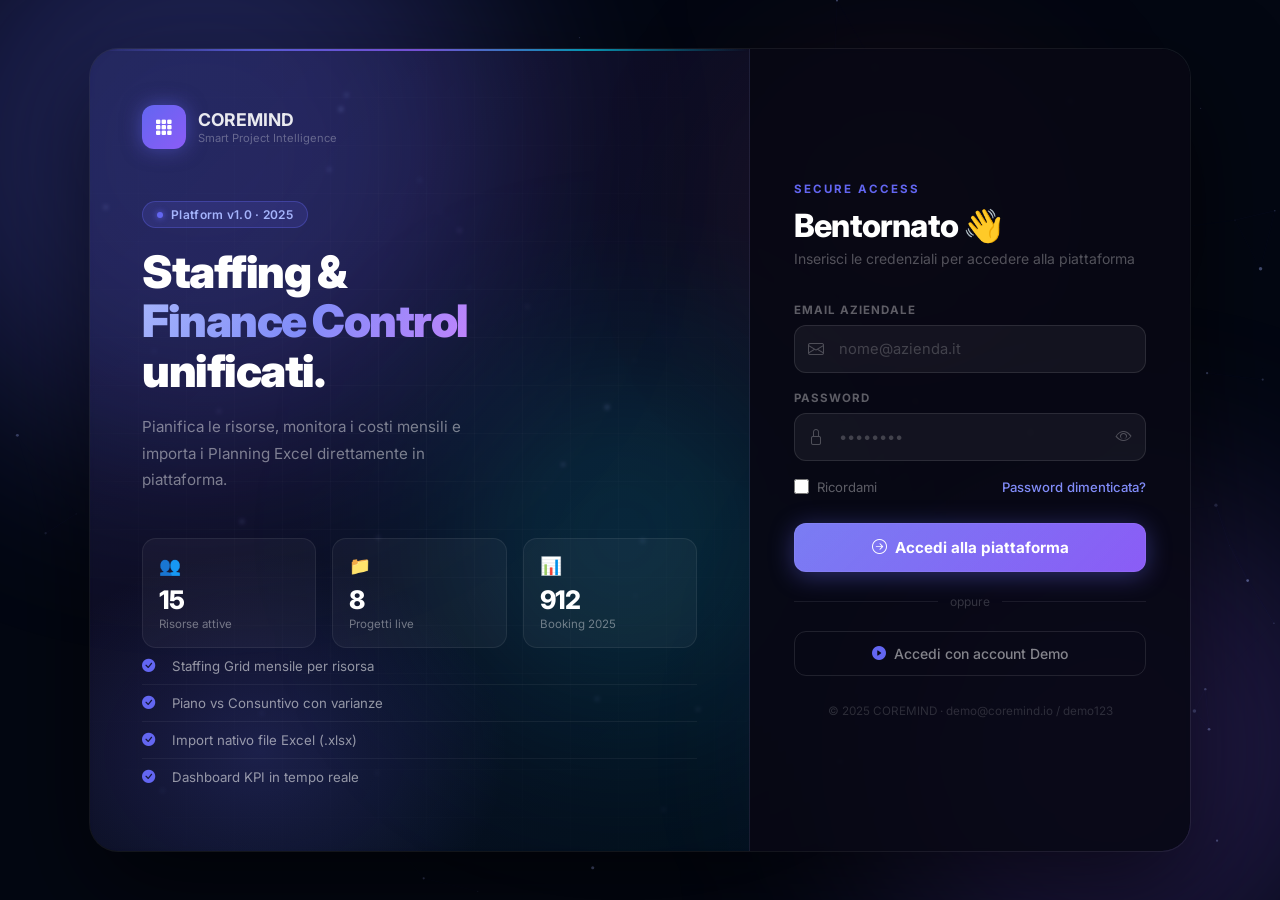
<file: index.html>
<!DOCTYPE html>
<html lang="it">

<head>
    <meta charset="UTF-8">
    <meta name="viewport" content="width=device-width, initial-scale=1.0">
    <title>COREMIND — Staffing Dashboard</title>
    <link href="https://fonts.googleapis.com/css2?family=Inter:wght@300;400;500;600;700;800;900&display=swap"
        rel="stylesheet">
    <link href="https://cdn.jsdelivr.net/npm/bootstrap-icons@1.11.3/font/bootstrap-icons.min.css" rel="stylesheet">
    <link href="assets/css/style.css" rel="stylesheet">
    <link href="https://cdn.jsdelivr.net/npm/bootstrap@5.3.0/dist/css/bootstrap.min.css" rel="stylesheet">
    <style>
        *,
        *::before,
        *::after {
            box-sizing: border-box;
        }

        :root {
            --bg: #07080f;
            --panel: rgba(14, 17, 32, 0.85);
            --glass: rgba(255, 255, 255, 0.04);
            --border: rgba(255, 255, 255, 0.07);
            --indigo: #6366f1;
            --violet: #8b5cf6;
            --text: rgba(255, 255, 255, 0.85);
            --muted: rgba(255, 255, 255, 0.35);
            --topnav-h: 60px;
        }

        body {
            font-family: 'Inter', sans-serif !important;
            background: var(--bg) !important;
            color: var(--text) !important;
            min-height: 100vh;
            overflow-x: hidden;
            padding-top: var(--topnav-h);
        }

        body::before {
            content: '';
            position: fixed;
            inset: 0;
            z-index: 0;
            pointer-events: none;
            background:
                radial-gradient(ellipse 700px 500px at 15% 0%, rgba(99, 102, 241, .12) 0%, transparent 70%),
                radial-gradient(ellipse 600px 600px at 90% 100%, rgba(139, 92, 246, .10) 0%, transparent 70%);
        }

        /* ============ TOPNAV ============ */
        .topnav {
            position: fixed;
            top: 0;
            left: 0;
            right: 0;
            height: var(--topnav-h);
            z-index: 1040;
            background: rgba(7, 8, 15, 0.95);
            border-bottom: 1px solid var(--border);
            backdrop-filter: blur(20px);
            -webkit-backdrop-filter: blur(20px);
            display: flex;
            align-items: center;
            padding: 0 24px;
            gap: 24px;
        }

        .topnav::after {
            content: '';
            position: absolute;
            bottom: 0;
            left: 0;
            right: 0;
            height: 1px;
            background: linear-gradient(90deg, transparent, rgba(99, 102, 241, 0.5) 30%, rgba(139, 92, 246, 0.5) 70%, transparent);
        }

        .tn-brand {
            display: flex;
            align-items: center;
            gap: 10px;
            flex-shrink: 0;
            text-decoration: none;
        }

        .tn-mark {
            width: 34px;
            height: 34px;
            border-radius: 9px;
            background: linear-gradient(135deg, #6366f1, #8b5cf6);
            display: flex;
            align-items: center;
            justify-content: center;
            color: white;
            font-size: 0.85rem;
            box-shadow: 0 0 14px rgba(99, 102, 241, .45);
            flex-shrink: 0;
        }

        .tn-name {
            font-size: 0.9rem;
            font-weight: 700;
            color: white;
        }

        .tn-ver {
            font-size: 0.6rem;
            color: var(--muted);
        }

        .tn-links {
            display: flex;
            align-items: center;
            gap: 2px;
            flex: 1;
        }

        .tn-link {
            display: flex;
            align-items: center;
            gap: 7px;
            padding: 7px 14px;
            border-radius: 8px;
            color: var(--muted);
            font-size: 0.83rem;
            font-weight: 500;
            text-decoration: none;
            transition: all .15s;
            white-space: nowrap;
        }

        .tn-link i {
            font-size: 0.9rem;
        }

        .tn-link:hover {
            background: var(--glass);
            color: var(--text);
        }

        .tn-link.active {
            background: rgba(99, 102, 241, .14);
            color: #a5b4fc;
            font-weight: 600;
        }

        .tn-right {
            display: flex;
            align-items: center;
            gap: 12px;
            margin-left: auto;
            flex-shrink: 0;
        }

        .tn-user {
            display: flex;
            align-items: center;
            gap: 10px;
            flex-shrink: 0;
            padding: 6px 10px;
            border-radius: 10px;
            background: var(--glass);
            border: 1px solid var(--border);
        }

        .tn-avatar {
            width: 30px;
            height: 30px;
            border-radius: 50%;
            background: linear-gradient(135deg, #6366f1, #8b5cf6);
            display: flex;
            align-items: center;
            justify-content: center;
            color: white;
            font-size: 0.7rem;
            font-weight: 700;
            flex-shrink: 0;
        }

        .tn-uname {
            font-size: 0.8rem;
            font-weight: 600;
            color: var(--text);
        }

        .tn-logout {
            background: none;
            border: none;
            color: var(--muted);
            cursor: pointer;
            padding: 2px 4px;
            border-radius: 6px;
            transition: color .15s;
            font-size: 1rem;
        }

        .tn-logout:hover {
            color: #f87171;
        }

        /* Year selector in nav */
        .year-select-nav {
            background: var(--glass);
            border: 1px solid var(--border);
            color: var(--text);
            border-radius: 8px;
            padding: 6px 10px;
            font-family: 'Inter', sans-serif;
            font-size: 0.82rem;
            font-weight: 600;
            outline: none;
            cursor: pointer;
        }

        .year-select-nav option {
            background: #0e1120;
        }

        /* ============ CONTENT AREA ============ */
        .content {
            padding: 28px 28px;
            position: relative;
            z-index: 1;
        }

        /* ============ KPI ROW ============ */
        .kpi-row {
            display: grid;
            grid-template-columns: repeat(4, 1fr);
            gap: 14px;
            margin-bottom: 22px;
        }

        .kpi {
            background: var(--panel);
            border: 1px solid var(--border);
            border-radius: 16px;
            padding: 18px 20px;
            position: relative;
            overflow: hidden;
            backdrop-filter: blur(20px);
            -webkit-backdrop-filter: blur(20px);
            display: flex;
            align-items: center;
            gap: 14px;
            transition: border-color .2s, transform .2s;
        }

        .kpi:hover {
            border-color: rgba(99, 102, 241, .3);
            transform: translateY(-2px);
        }

        .kpi-icon {
            width: 42px;
            height: 42px;
            border-radius: 11px;
            display: flex;
            align-items: center;
            justify-content: center;
            font-size: 1.1rem;
            flex-shrink: 0;
        }

        .kpi-val {
            font-size: 1.5rem;
            font-weight: 900;
            letter-spacing: -0.5px;
            color: white;
        }

        .kpi-label {
            font-size: 0.72rem;
            font-weight: 600;
            text-transform: uppercase;
            letter-spacing: 0.8px;
            color: var(--muted);
        }

        /* ============ TABS ============ */
        .dark-tabs {
            display: flex;
            gap: 2px;
            border-bottom: 1px solid var(--border);
            margin-bottom: 0;
        }

        .dark-tab {
            padding: 10px 20px;
            font-size: 0.83rem;
            font-weight: 500;
            color: var(--muted);
            cursor: pointer;
            border: none;
            background: none;
            font-family: 'Inter', sans-serif;
            border-bottom: 2px solid transparent;
            transition: all .15s;
            display: flex;
            align-items: center;
            gap: 7px;
            margin-bottom: -1px;
        }

        .dark-tab:hover {
            color: var(--text);
        }

        .dark-tab.active {
            color: #a5b4fc;
            border-bottom-color: #6366f1;
            font-weight: 600;
        }

        .tab-pane {
            display: none;
        }

        .tab-pane.show {
            display: block;
        }

        /* ============ GLASS CARD ============ */
        .glass-card {
            background: var(--panel);
            border: 1px solid var(--border);
            border-radius: 16px;
            position: relative;
            overflow: hidden;
            backdrop-filter: blur(20px);
            -webkit-backdrop-filter: blur(20px);
        }

        .glass-card.tab-top {
            border-radius: 0 16px 16px 16px;
        }

        .glass-card::before {
            content: '';
            position: absolute;
            top: 0;
            left: 0;
            right: 0;
            height: 1px;
            background: linear-gradient(90deg, transparent, rgba(255, 255, 255, 0.08), transparent);
        }

        .card-head {
            padding: 14px 18px;
            border-bottom: 1px solid var(--border);
            display: flex;
            align-items: center;
            justify-content: space-between;
        }

        .card-title {
            font-size: 0.87rem;
            font-weight: 700;
            color: white;
        }

        /* ============ TABLE DARK ============ */
        .dark-table-wrap {
            overflow-x: auto;
        }

        .dark-table {
            width: 100%;
            border-collapse: collapse;
            font-size: 0.82rem;
        }

        .dark-table th {
            padding: 10px 12px;
            text-align: left;
            font-size: 0.68rem;
            font-weight: 700;
            color: var(--muted);
            text-transform: uppercase;
            letter-spacing: 0.8px;
            border-bottom: 1px solid var(--border);
            background: rgba(255, 255, 255, 0.02);
            white-space: nowrap;
        }

        .dark-table th.text-center,
        .dark-table td.text-center {
            text-align: center;
        }

        .dark-table th.text-end,
        .dark-table td.text-end {
            text-align: right;
        }

        .dark-table td {
            padding: 10px 12px;
            border-bottom: 1px solid rgba(255, 255, 255, 0.04);
            color: var(--text);
            vertical-align: middle;
        }

        .dark-table tr:hover td {
            background: rgba(255, 255, 255, 0.02);
        }

        .dark-table tr:last-child td {
            border-bottom: none;
        }

        /* ============ FILTER BAR ============ */
        .filter-bar {
            padding: 12px 14px;
            border-bottom: 1px solid var(--border);
            display: flex;
            gap: 10px;
            flex-wrap: wrap;
            align-items: center;
        }

        .dark-input,
        .dark-select-sm {
            background: var(--glass);
            border: 1px solid var(--border);
            color: var(--text);
            border-radius: 8px;
            padding: 7px 11px;
            font-family: 'Inter', sans-serif;
            font-size: 0.8rem;
            outline: none;
            transition: border-color .15s;
        }

        .dark-input::placeholder {
            color: var(--muted);
        }

        .dark-select-sm {
            -webkit-appearance: none;
            appearance: none;
            background-image: url("data:image/svg+xml,%3Csvg xmlns='http://www.w3.org/2000/svg' width='12' height='12' viewBox='0 0 12 12'%3E%3Cpath fill='rgba(255,255,255,0.35)' d='M6 8L1 3h10z'/%3E%3C/svg%3E");
            background-repeat: no-repeat;
            background-position: right 8px center;
            padding-right: 26px;
            cursor: pointer;
        }

        .dark-select-sm option {
            background: #0e1120;
            color: var(--text);
        }

        .dark-input:focus,
        .dark-select-sm:focus {
            border-color: rgba(99, 102, 241, .5);
        }

        .btn-sm-dark {
            background: var(--glass);
            border: 1px solid var(--border);
            color: var(--muted);
            border-radius: 8px;
            padding: 7px 12px;
            font-size: 0.8rem;
            font-weight: 500;
            cursor: pointer;
            font-family: 'Inter', sans-serif;
            transition: all .15s;
            display: flex;
            align-items: center;
            gap: 6px;
        }

        .btn-sm-dark:hover {
            color: var(--text);
            border-color: rgba(99, 102, 241, .3);
        }

        .btn-primary-dark {
            background: var(--indigo);
            color: white;
            border: none;
            border-radius: 8px;
            padding: 7px 14px;
            font-size: 0.8rem;
            font-weight: 600;
            cursor: pointer;
            font-family: 'Inter', sans-serif;
            transition: all .15s;
            display: flex;
            align-items: center;
            gap: 6px;
            box-shadow: 0 0 12px rgba(99, 102, 241, .3);
        }

        .btn-primary-dark:hover {
            background: #5254cc;
        }

        /* ============ RESOURCE CARDS ============ */
        .resource-cards {
            display: grid;
            grid-template-columns: repeat(auto-fill, minmax(220px, 1fr));
            gap: 14px;
            padding: 18px;
        }

        .res-card {
            background: rgba(255, 255, 255, 0.03);
            border: 1px solid var(--border);
            border-radius: 12px;
            padding: 16px;
            transition: all .15s;
        }

        .res-card:hover {
            border-color: rgba(99, 102, 241, .3);
            transform: translateY(-2px);
        }

        .res-avatar {
            width: 40px;
            height: 40px;
            border-radius: 50%;
            background: linear-gradient(135deg, #6366f1, #8b5cf6);
            display: flex;
            align-items: center;
            justify-content: center;
            color: white;
            font-size: 0.8rem;
            font-weight: 700;
            margin-bottom: 10px;
        }

        .res-name {
            font-size: 0.85rem;
            font-weight: 700;
            color: white;
            margin-bottom: 4px;
        }

        .res-skill {
            font-size: 0.72rem;
            color: var(--muted);
        }

        .res-badge {
            display: inline-block;
            margin-top: 8px;
            font-size: 0.68rem;
            font-weight: 700;
            padding: 2px 8px;
            border-radius: 20px;
            background: rgba(99, 102, 241, .15);
            color: #a5b4fc;
        }

        /* ============ BADGE ============ */
        .badge {
            font-size: 0.7rem;
            font-weight: 700;
            padding: 3px 9px;
            border-radius: 20px;
            display: inline-block;
        }

        .badge-indigo {
            background: rgba(99, 102, 241, .18);
            color: #a5b4fc;
        }

        .badge-green {
            background: rgba(16, 185, 129, .18);
            color: #6ee7b7;
        }

        .badge-amber {
            background: rgba(245, 158, 11, .18);
            color: #fcd34d;
        }

        /* ============ SCROLLBAR ============ */
        ::-webkit-scrollbar {
            width: 4px;
            height: 4px;
        }

        ::-webkit-scrollbar-thumb {
            background: rgba(255, 255, 255, 0.12);
            border-radius: 4px;
        }

        ::-webkit-scrollbar-track {
            background: transparent;
        }

        /* ============ MODAL ============ */
        .modal-content {
            background: #0e1120;
            border: 1px solid var(--border);
            color: var(--text);
        }

        .modal-header {
            border-bottom: 1px solid var(--border);
        }

        .modal-footer {
            border-top: 1px solid var(--border);
        }

        .modal-title {
            color: white;
            font-weight: 700;
        }

        .btn-close {
            filter: invert(1) opacity(0.4);
        }

        .form-control,
        .form-control:focus {
            background: var(--glass) !important;
            border: 1px solid var(--border) !important;
            color: var(--text) !important;
            font-family: 'Inter', sans-serif;
        }

        .form-text {
            color: var(--muted) !important;
        }

        .btn-secondary {
            background: var(--glass) !important;
            border: 1px solid var(--border) !important;
            color: var(--text) !important;
        }

        .btn-success {
            background: #10b981 !important;
            border-color: #10b981 !important;
        }

        .table-sm.table-bordered td,
        .table-sm.table-bordered th {
            border-color: var(--border) !important;
            color: var(--text) !important;
            background: transparent !important;
        }

        .table-light {
            background: rgba(255, 255, 255, 0.04) !important;
            color: var(--muted) !important;
        }

        /* count label */
        .count-label {
            padding: 10px 14px;
            font-size: 0.75rem;
            color: var(--muted);
            border-top: 1px solid var(--border);
        }

        /* ============ DAY-VIEW ============ */
        .dv-datebar {
            display: flex;
            align-items: center;
            gap: 10px;
            padding: 14px 18px;
            border-bottom: 1px solid var(--border);
        }

        .dv-nav-btn {
            background: var(--glass);
            border: 1px solid var(--border);
            color: var(--text);
            border-radius: 8px;
            width: 32px;
            height: 32px;
            display: flex;
            align-items: center;
            justify-content: center;
            cursor: pointer;
            font-size: 0.85rem;
            transition: all .15s;
            flex-shrink: 0;
        }

        .dv-nav-btn:hover {
            border-color: rgba(99, 102, 241, .4);
            color: #a5b4fc;
        }

        .dv-date-input {
            background: var(--glass);
            border: 1px solid var(--border);
            color: var(--text);
            border-radius: 8px;
            padding: 6px 12px;
            font-family: 'Inter', sans-serif;
            font-size: 0.85rem;
            font-weight: 600;
            outline: none;
            cursor: pointer;
            color-scheme: dark;
        }

        .dv-date-input:focus {
            border-color: rgba(99, 102, 241, .5);
        }

        .dv-weekday-label {
            font-size: 0.8rem;
            font-weight: 600;
            color: #a5b4fc;
            background: rgba(99, 102, 241, .12);
            padding: 4px 10px;
            border-radius: 20px;
        }

        .dv-holiday-badge {
            font-size: 0.75rem;
            font-weight: 600;
            color: #fda4af;
            background: rgba(244, 63, 94, .12);
            padding: 4px 10px;
            border-radius: 20px;
        }

        .dv-body {
            padding: 0;
        }

        .dv-no-work {
            display: flex;
            flex-direction: column;
            align-items: center;
            justify-content: center;
            padding: 64px 24px;
            gap: 12px;
            color: var(--muted);
        }

        .dv-no-work i {
            font-size: 2.5rem;
            opacity: 0.4;
        }

        .dv-no-work span {
            font-size: 0.9rem;
        }

        .dv-row {
            display: grid;
            grid-template-columns: 200px 1fr;
            align-items: center;
            gap: 14px;
            padding: 12px 18px;
            border-bottom: 1px solid rgba(255, 255, 255, 0.04);
            transition: background .15s;
        }

        .dv-row:hover {
            background: rgba(255, 255, 255, .02);
        }

        .dv-row:last-child {
            border-bottom: none;
        }

        .dv-res-name {
            display: flex;
            align-items: center;
            gap: 9px;
        }

        .dv-avatar {
            width: 30px;
            height: 30px;
            border-radius: 50%;
            background: linear-gradient(135deg, #6366f1, #8b5cf6);
            display: flex;
            align-items: center;
            justify-content: center;
            color: white;
            font-size: 0.65rem;
            font-weight: 700;
            flex-shrink: 0;
        }

        .dv-name-text {
            font-size: 0.8rem;
            font-weight: 600;
            color: rgba(255, 255, 255, 0.85);
            white-space: nowrap;
            overflow: hidden;
            text-overflow: ellipsis;
        }

        .dv-skill-text {
            font-size: 0.68rem;
            color: var(--muted);
        }

        .dv-right {
            display: flex;
            flex-direction: column;
            gap: 6px;
        }

        .dv-bar {
            display: flex;
            height: 22px;
            border-radius: 6px;
            overflow: hidden;
            background: rgba(255, 255, 255, .05);
            width: 100%;
        }

        .dv-segment {
            height: 100%;
            display: flex;
            align-items: center;
            justify-content: center;
            font-size: 0.62rem;
            font-weight: 700;
            color: rgba(255, 255, 255, 0.85);
            overflow: hidden;
            white-space: nowrap;
            transition: filter .15s;
            cursor: default;
        }

        .dv-segment:hover {
            filter: brightness(1.15);
        }

        .dv-legend {
            display: flex;
            flex-wrap: wrap;
            gap: 6px;
        }

        .dv-legend-item {
            display: flex;
            align-items: center;
            gap: 4px;
            font-size: 0.68rem;
            color: var(--muted);
        }

        .dv-legend-dot {
            width: 8px;
            height: 8px;
            border-radius: 2px;
            flex-shrink: 0;
        }

        .dv-header-row {
            display: grid;
            grid-template-columns: 200px 1fr;
            gap: 14px;
            padding: 8px 18px;
            border-bottom: 1px solid var(--border);
            background: rgba(255, 255, 255, .02);
        }

        .dv-header-row span {
            font-size: 0.67rem;
            font-weight: 700;
            text-transform: uppercase;
            letter-spacing: 0.7px;
            color: var(--muted);
        }

        .dv-summary-bar {
            display: flex;
            align-items: center;
            gap: 10px;
            padding: 10px 18px;
            border-top: 1px solid var(--border);
            background: rgba(255, 255, 255, .02);
            font-size: 0.75rem;
            color: var(--muted);
        }

        /* ============ PIANO GIORNALIERO (daily grid) ============ */
        .dg-wrap {
            overflow-x: auto;
            overflow-y: auto;
            max-height: 65vh;
        }

        .dg-table {
            border-collapse: collapse;
            font-size: 0.75rem;
            min-width: 100%;
            white-space: nowrap;
        }

        /* Sticky header row */
        .dg-th {
            padding: 7px 4px;
            text-align: center;
            font-size: 0.65rem;
            font-weight: 700;
            color: var(--muted);
            text-transform: uppercase;
            border-bottom: 1px solid var(--border);
            background: rgba(7, 8, 15, 0.98);
            position: sticky;
            top: 0;
            z-index: 3;
        }

        /* Sticky first column */
        .dg-sticky-col {
            position: sticky;
            left: 0;
            z-index: 2;
            background: #0b0d1a;
            border-right: 1px solid var(--border);
            min-width: 210px;
            max-width: 210px;
        }

        /* Top-left corner: highest z */
        .dg-th.dg-sticky-col {
            z-index: 4;
        }

        .dg-day-header {
            min-width: 44px;
            cursor: default;
        }

        .dg-dn {
            font-size: 0.75rem;
            font-weight: 700;
            color: rgba(255, 255, 255, .7);
            line-height: 1.2;
        }

        .dg-dw {
            font-size: 0.58rem;
            font-weight: 500;
            color: var(--muted);
        }

        /* Cells */
        .dg-cell {
            padding: 5px 3px;
            text-align: center;
            border-bottom: 1px solid rgba(255, 255, 255, 0.03);
            min-width: 44px;
            vertical-align: middle;
        }

        /* Resource header row */
        .dg-res-header>td {
            background: rgba(99, 102, 241, .06);
        }

        .dg-res-header:hover>td {
            background: rgba(99, 102, 241, .1);
        }

        .dg-res-name-cell {
            padding: 7px 12px;
            cursor: pointer;
        }

        .dg-proj-name-cell,
        .dg-bench-name-cell {
            padding: 5px 12px;
        }

        .dg-bench-row>td {
            background: rgba(255, 255, 255, 0.012);
        }

        /* Weekend / holiday columns */
        .dg-weekend {
            background: rgba(0, 0, 0, 0.22) !important;
            opacity: 0.45;
            pointer-events: none;
        }

        /* Today column highlight */
        .dg-today-col {
            background: rgba(99, 102, 241, .07) !important;
            border-left: 2px solid rgba(99, 102, 241, .45) !important;
        }

        .dg-th.dg-today-col .dg-dn {
            color: #a5b4fc;
        }

        /* Editable cells */
        .dg-editable {
            cursor: pointer;
        }

        .dg-editable:hover {
            background: rgba(99, 102, 241, .14);
        }

        /* Value styles — aligned to staffing grid days-* classes */
        /* Future cells (planned): dim the days-* values slightly */
        .dg-future .days-high,
        .dg-future .days-medium,
        .dg-future .days-low {
            opacity: 0.5;
            font-weight: 500;
        }

        /* Today column: keep full-brightness values */
        .dg-today-col .days-high,
        .dg-today-col .days-medium,
        .dg-today-col .days-low {
            opacity: 1 !important;
        }

        /* Resource total cell value */
        .dg-total-val {
            font-size: .75rem;
            font-weight: 700;
            color: rgba(255, 255, 255, .55);
        }

        .dg-weekend-mark {
            color: rgba(255, 255, 255, .09);
            font-size: .7rem;
        }

        /* Row styles — inherit from staffing grid classes in style.css */
        /* res-group-header, proj-sub-row, absence-sub-row already defined there */
        /* Override sticky-col backgrounds to match row tint */
        .dg-res-header>.dg-sticky-col {
            background: rgba(99, 102, 241, .08);
        }

        .dg-proj-row>.dg-sticky-col {
            background: rgba(0, 0, 0, .06);
        }

        .dg-bench-row>.dg-sticky-col {
            background: rgba(255, 255, 255, .012);
        }

        /* Inline editor input */
        .dg-cell-input {
            width: 38px;
            background: rgba(99, 102, 241, .22);
            border: 1px solid #6366f1;
            border-radius: 4px;
            color: white;
            font-family: 'Inter', sans-serif;
            font-size: 0.72rem;
            font-weight: 600;
            text-align: center;
            padding: 2px 3px;
            outline: none;
        }

        /* Month navigator */
        .dg-month-nav {
            display: flex;
            align-items: center;
            gap: 12px;
            padding: 12px 18px;
            border-bottom: 1px solid var(--border);
            flex-wrap: wrap;
        }

        .dg-month-label {
            font-size: 0.9rem;
            font-weight: 700;
            color: white;
            min-width: 140px;
            text-align: center;
        }

        .dg-legend-chips {
            display: flex;
            gap: 10px;
            margin-left: auto;
            flex-wrap: wrap;
            align-items: center;
        }

        .dg-chip {
            display: flex;
            align-items: center;
            gap: 5px;
            font-size: 0.68rem;
            color: var(--muted);
        }

        .dg-chip-dot {
            width: 8px;
            height: 8px;
            border-radius: 2px;
        }
    </style>
</head>

<body>

    <!-- ======= TOPNAV ======= -->
    <header class="topnav">
        <a class="tn-brand" href="home.html">
            <div class="tn-mark"><i class="bi bi-grid-3x3-gap-fill"></i></div>
            <div>
                <div class="tn-name">COREMIND</div>
                <div class="tn-ver">Smart Project Intelligence</div>
            </div>
        </a>
        <nav class="tn-links">
            <a class="tn-link" href="home.html"><i class="bi bi-house-fill"></i> Dashboard</a>
            <a class="tn-link active" href="index.html"><i class="bi bi-people-fill"></i> Staffing Grid</a>
            <a class="tn-link" href="control.html"><i class="bi bi-graph-up-arrow"></i> Project Control</a>
            <a class="tn-link" href="importer.html"><i class="bi bi-cloud-upload-fill"></i> Import Excel</a>
        </nav>
        <div class="tn-right">
            <select class="year-select-nav" id="filter-year">
                <option value="2025" selected>2025</option>
                <option value="2026">2026</option>
            </select>
            <button class="btn-primary-dark" id="btn-export"><i class="bi bi-download"></i> Export</button>
            <div class="tn-user">
                <div class="tn-avatar" id="sb-av">DU</div>
                <div>
                    <div class="tn-uname" id="sb-name">Demo User</div>
                </div>
                <button class="tn-logout" title="Logout" onclick="logout()"><i
                        class="bi bi-box-arrow-right"></i></button>
            </div>
        </div>
    </header>

    <div class="content">

        <!-- KPI Row -->
        <div class="kpi-row">
            <div class="kpi">
                <div class="kpi-icon" style="background:rgba(99,102,241,.18);color:#a5b4fc"><i
                        class="bi bi-people-fill"></i></div>
                <div>
                    <div class="kpi-val" id="stat-resources">—</div>
                    <div class="kpi-label">Risorse Totali</div>
                </div>
            </div>
            <div class="kpi">
                <div class="kpi-icon" style="background:rgba(16,185,129,.18);color:#6ee7b7"><i
                        class="bi bi-folder2-open"></i></div>
                <div>
                    <div class="kpi-val" id="stat-projects">—</div>
                    <div class="kpi-label">Progetti Attivi</div>
                </div>
            </div>
            <div class="kpi">
                <div class="kpi-icon" style="background:rgba(245,158,11,.18);color:#fcd34d"><i
                        class="bi bi-calendar3"></i></div>
                <div>
                    <div class="kpi-val" id="stat-allocated">—</div>
                    <div class="kpi-label">Ore Pianificate (Anno)</div>
                </div>
            </div>
            <div class="kpi">
                <div class="kpi-icon" style="background:rgba(6,182,212,.18);color:#67e8f9"><i
                        class="bi bi-shield-check"></i></div>
                <div>
                    <div class="kpi-val">
                        <span class="badge badge-green" id="stat-status">OK</span>
                    </div>
                    <div class="kpi-label">Stato Sistema</div>
                </div>
            </div>
        </div>

        <!-- Tabs -->
        <div class="dark-tabs">
            <button class="dark-tab active" data-tab="tab-staffing"><i class="bi bi-grid-3x3"></i> Staffing
                Grid</button>
            <button class="dark-tab" data-tab="tab-db"><i class="bi bi-database"></i> DB Progetti</button>
            <button class="dark-tab" data-tab="tab-risorse"><i class="bi bi-person-badge"></i> Risorse</button>
            <button class="dark-tab" data-tab="tab-dayview"><i class="bi bi-calendar-day"></i> Vista
                Giornaliera</button>
        </div>

        <!-- Tab: Staffing Grid -->
        <div class="tab-pane show" id="tab-staffing">
            <div class="glass-card tab-top">
                <div class="card-head">
                    <div class="card-title" id="staffing-card-title">Allocazione Mensile per Risorsa — Piano (giorni)
                    </div>
                    <div style="display:flex;align-items:center;gap:10px;">
                        <!-- Mensile / Giornaliero toggle -->
                        <div style="display:flex;border:1px solid rgba(255,255,255,0.1);border-radius:8px;overflow:hidden;"
                            id="staffing-period-toggle">
                            <button class="view-mode-btn active" id="btn-period-monthly"
                                style="padding:4px 14px;font-size:0.75rem;font-weight:600;border:none;cursor:pointer;background:rgba(99,102,241,0.25);color:#a5b4fc;transition:.15s;">
                                <i class="bi bi-calendar3"></i> Mensile
                            </button>
                            <button class="view-mode-btn" id="btn-period-daily"
                                style="padding:4px 14px;font-size:0.75rem;font-weight:600;border:none;border-left:1px solid rgba(255,255,255,0.08);cursor:pointer;background:transparent;color:rgba(255,255,255,0.4);transition:.15s;">
                                <i class="bi bi-table"></i> Giornaliero
                            </button>
                        </div>
                        <button class="btn-sm-dark" id="btn-export-samantha" style="">
                            <i class="bi bi-file-earmark-arrow-down"></i> Export Data
                        </button>
                    </div>
                </div>

                <!-- Monthly view controls (hidden when daily is active) -->
                <div id="staffing-monthly-controls">
                    <div style="display:flex;align-items:center;gap:8px;margin:0 0 10px 0;">
                        <span style="font-size:0.75rem;color:rgba(255,255,255,0.4);font-weight:500;">Visualizza:</span>
                        <div style="display:flex;border:1px solid rgba(255,255,255,0.1);border-radius:8px;overflow:hidden;"
                            id="staffing-view-toggle">
                            <button class="view-mode-btn active" data-mode="days"
                                style="padding:4px 12px;font-size:0.75rem;font-weight:600;border:none;cursor:pointer;background:rgba(99,102,241,0.25);color:#a5b4fc;transition:.15s;">
                                Giorni
                            </button>
                            <button class="view-mode-btn" data-mode="hours_month"
                                style="padding:4px 12px;font-size:0.75rem;font-weight:600;border:none;border-left:1px solid rgba(255,255,255,0.08);cursor:pointer;background:transparent;color:rgba(255,255,255,0.4);transition:.15s;">
                                Ore/mese
                            </button>
                            <button class="view-mode-btn" data-mode="hours_day"
                                style="padding:4px 12px;font-size:0.75rem;font-weight:600;border:none;border-left:1px solid rgba(255,255,255,0.08);cursor:pointer;background:transparent;color:rgba(255,255,255,0.4);transition:.15s;">
                                h/giorno
                            </button>
                        </div>
                        <span style="font-size:0.7rem;color:rgba(255,255,255,0.25);margin-left:4px;"
                            id="staffing-view-hint">1 giorno = 8h</span>
                    </div>
                    <div class="dark-table-wrap">
                        <table class="dark-table" id="staffing-table">
                            <thead>
                                <tr>
                                    <th style="min-width:180px;">Risorsa / Skills</th>
                                    <th class="text-center">Gen</th>
                                    <th class="text-center">Feb</th>
                                    <th class="text-center">Mar</th>
                                    <th class="text-center">Apr</th>
                                    <th class="text-center">Mag</th>
                                    <th class="text-center">Giu</th>
                                    <th class="text-center">Lug</th>
                                    <th class="text-center">Ago</th>
                                    <th class="text-center">Set</th>
                                    <th class="text-center">Ott</th>
                                    <th class="text-center">Nov</th>
                                    <th class="text-center">Dic</th>
                                    <th class="text-center">Tot</th>
                                </tr>
                            </thead>
                            <tbody id="staffing-body"></tbody>
                        </table>
                    </div>
                </div>

                <!-- Daily grid (hidden until Giornaliero is selected) -->
                <div id="staffing-daily-wrap" style="display:none;">
                    <div class="dg-month-nav"
                        style="padding:8px 0 12px 0;border-top:1px solid var(--border);margin-top:8px;">
                        <button class="dv-nav-btn" id="dg-prev" title="Mese precedente"><i
                                class="bi bi-chevron-left"></i></button>
                        <span class="dg-month-label" id="dg-month-label">Febbraio 2026</span>
                        <button class="dv-nav-btn" id="dg-next" title="Mese successivo"><i
                                class="bi bi-chevron-right"></i></button>
                        <div class="dg-legend-chips">
                            <span class="dg-chip"><span class="dg-chip-dot"
                                    style="background:rgba(255,255,255,.7);"></span>Passato</span>
                            <span class="dg-chip"><span class="dg-chip-dot"
                                    style="background:rgba(255,255,255,.35);"></span>Pianificato</span>
                            <span class="dg-chip"><span class="dg-chip-dot"
                                    style="background:rgba(99,102,241,.6);"></span>Oggi</span>
                            <span class="dg-chip"><span class="dg-chip-dot"
                                    style="background:rgba(255,255,255,.08);"></span>Weekend</span>
                            <span style="font-size:0.68rem;color:var(--muted);margin-left:4px;"><i
                                    class="bi bi-pencil-square" style="margin-right:3px;"></i>Click per
                                modificare</span>
                        </div>
                    </div>
                    <div class="dg-wrap" id="daily-grid-wrap"></div>
                </div>
            </div>
        </div>

        <!-- Tab: DB Progetti -->
        <div class="tab-pane" id="tab-db">
            <div class="glass-card tab-top">
                <div class="filter-bar">
                    <input type="text" class="dark-input" id="db-search"
                        placeholder="🔍  Cerca progetto, cliente, WBS..." style="min-width:220px;">
                    <select class="dark-select-sm" id="filter-market">
                        <option value="">Market Segment</option>
                    </select>
                    <select class="dark-select-sm" id="filter-billability">
                        <option value="">Billability</option>
                    </select>
                    <select class="dark-select-sm" id="filter-pm">
                        <option value="">Project Manager</option>
                    </select>
                    <select class="dark-select-sm" id="filter-type">
                        <option value="">Tipo</option>
                        <option value="EXTERNAL">External</option>
                        <option value="INTERNAL">Internal</option>
                    </select>
                    <button class="btn-sm-dark" id="btn-clear-filters"><i class="bi bi-x-lg"></i> Reset</button>
                </div>
                <div class="dark-table-wrap">
                    <table class="dark-table">
                        <thead>
                            <tr>
                                <th>WBS / Codice</th>
                                <th>Nome Progetto</th>
                                <th>Cliente</th>
                                <th>Project Manager</th>
                                <th>Market Segment</th>
                                <th>Billability</th>
                                <th>Tipo</th>
                                <th class="text-end">Budget (€)</th>
                                <th>Date</th>
                            </tr>
                        </thead>
                        <tbody id="db-projects-body"></tbody>
                    </table>
                </div>
                <div class="count-label" id="db-count-label"></div>
            </div>
        </div>

        <!-- Tab: Risorse -->
        <div class="tab-pane" id="tab-risorse">
            <div class="glass-card tab-top">
                <div class="card-head">
                    <div class="card-title">Anagrafica Risorse — Tariffe ADRC</div>
                    <div style="display:flex;gap:8px;">
                        <input type="text" class="dark-input" id="risorse-search" placeholder="🔍  Cerca..."
                            style="width:180px;">
                        <select class="dark-select-sm" id="filter-skill" style="width:160px;">
                            <option value="">Skills Area</option>
                        </select>
                        <select class="dark-select-sm" id="filter-level" style="width:120px;">
                            <option value="">Rate Level</option>
                            <option value="L1">L1</option>
                            <option value="L2">L2</option>
                            <option value="L3">L3</option>
                            <option value="L4">L4</option>
                        </select>
                    </div>
                </div>
                <div class="resource-cards" id="risorse-cards-container"></div>
            </div>
        </div>

        <!-- Tab: Vista Giornaliera -->
        <div class="tab-pane" id="tab-dayview">
            <div class="glass-card tab-top">
                <!-- Date picker bar -->
                <div class="dv-datebar">
                    <button class="dv-nav-btn" id="dv-prev"><i class="bi bi-chevron-left"></i></button>
                    <input type="date" class="dv-date-input" id="dv-date">
                    <button class="dv-nav-btn" id="dv-next"><i class="bi bi-chevron-right"></i></button>
                    <span class="dv-weekday-label" id="dv-weekday-label"></span>
                    <span class="dv-holiday-badge" id="dv-holiday-badge" style="display:none;"></span>
                    <span style="margin-left:auto;font-size:0.75rem;color:var(--muted);">Ore basate su proporzione
                        mensile &bull; 1 giorno = 8h</span>
                </div>
                <!-- Resource rows -->
                <div class="dv-header-row">
                    <span>Risorsa</span>
                    <span>Allocazione (8h disponibili)</span>
                </div>
                <div class="dv-body" id="dayview-body"></div>
                <div class="dv-summary-bar" id="dv-summary-bar"></div>
            </div>
        </div>

        <!-- Tab: Piano Giornaliero -->

    </div>

    <!-- Import Modal (TSV legacy) -->
    <div class="modal fade" id="importModal" tabindex="-1">
        <div class="modal-dialog modal-lg">
            <div class="modal-content">
                <div class="modal-header">
                    <h5 class="modal-title">Import Dati (Incolla da Excel)</h5>
                    <button type="button" class="btn-close" data-bs-dismiss="modal"></button>
                </div>
                <div class="modal-body">
                    <div id="import-step-1">
                        <div class="mb-3">
                            <label class="form-label" style="color:var(--muted);">Incolla dati da Excel (Resource,
                                Project, Gen...Dic)</label>
                            <textarea class="form-control font-monospace" id="paste-input" rows="10"
                                placeholder="Incolla le celle direttamente da Excel..."></textarea>
                            <div class="form-text">Le intestazioni devono contenere "Resource"/"Name" e "Project"/"WBS".
                            </div>
                        </div>
                        <div class="text-end">
                            <button type="button" class="btn btn-primary" id="btn-parse-data">Analizza &rarr;</button>
                        </div>
                    </div>
                    <div id="import-step-2" class="d-none">
                        <div class="alert alert-info py-2 small">
                            Parsate <strong id="lbl-row-count">0</strong> righe. Risolvi eventuali warning.
                        </div>
                        <div class="table-responsive" style="max-height:400px; overflow-y:auto">
                            <table class="table table-sm table-bordered mb-0">
                                <thead class="table-light sticky-top">
                                    <tr>
                                        <th>Nome Originale</th>
                                        <th>Risorsa Mappata</th>
                                        <th>Progetto</th>
                                        <th>Giorni</th>
                                    </tr>
                                </thead>
                                <tbody id="review-body"></tbody>
                            </table>
                        </div>
                        <div class="mt-3 text-end">
                            <button type="button" class="btn btn-secondary me-2" id="btn-back-step1">&larr;
                                Indietro</button>
                            <button type="button" class="btn btn-success" id="btn-confirm-import">Conferma
                                Import</button>
                        </div>
                    </div>
                </div>
            </div>
        </div>
    </div>

    <script src="https://cdn.jsdelivr.net/npm/bootstrap@5.3.0/dist/js/bootstrap.bundle.min.js"></script>
    <script src="assets/js/data.js"></script>
    <script src="assets/js/export.js"></script>
    <script src="assets/js/importer.js"></script>
    <script src="assets/js/app.js"></script>
    <script>
        /* ========== AUTH ========== */
        const user = JSON.parse(sessionStorage.getItem('coremind_user') || 'null');
        if (!user) location.href = 'login.html';
        else {
            const name = user.name || user.email;
            document.getElementById('sb-av').textContent = name.slice(0, 2).toUpperCase();
            document.getElementById('sb-name').textContent = name;
        }
        function logout() { sessionStorage.removeItem('coremind_user'); location.href = 'login.html'; }

        /* ========== TABS ========== */
        document.querySelectorAll('.dark-tab').forEach(btn => {
            btn.addEventListener('click', () => {
                document.querySelectorAll('.dark-tab').forEach(b => b.classList.remove('active'));
                document.querySelectorAll('.tab-pane').forEach(p => p.classList.remove('show'));
                btn.classList.add('active');
                document.getElementById(btn.dataset.tab).classList.add('show');
            });
        });
    </script>
</body>

</html>
</file>
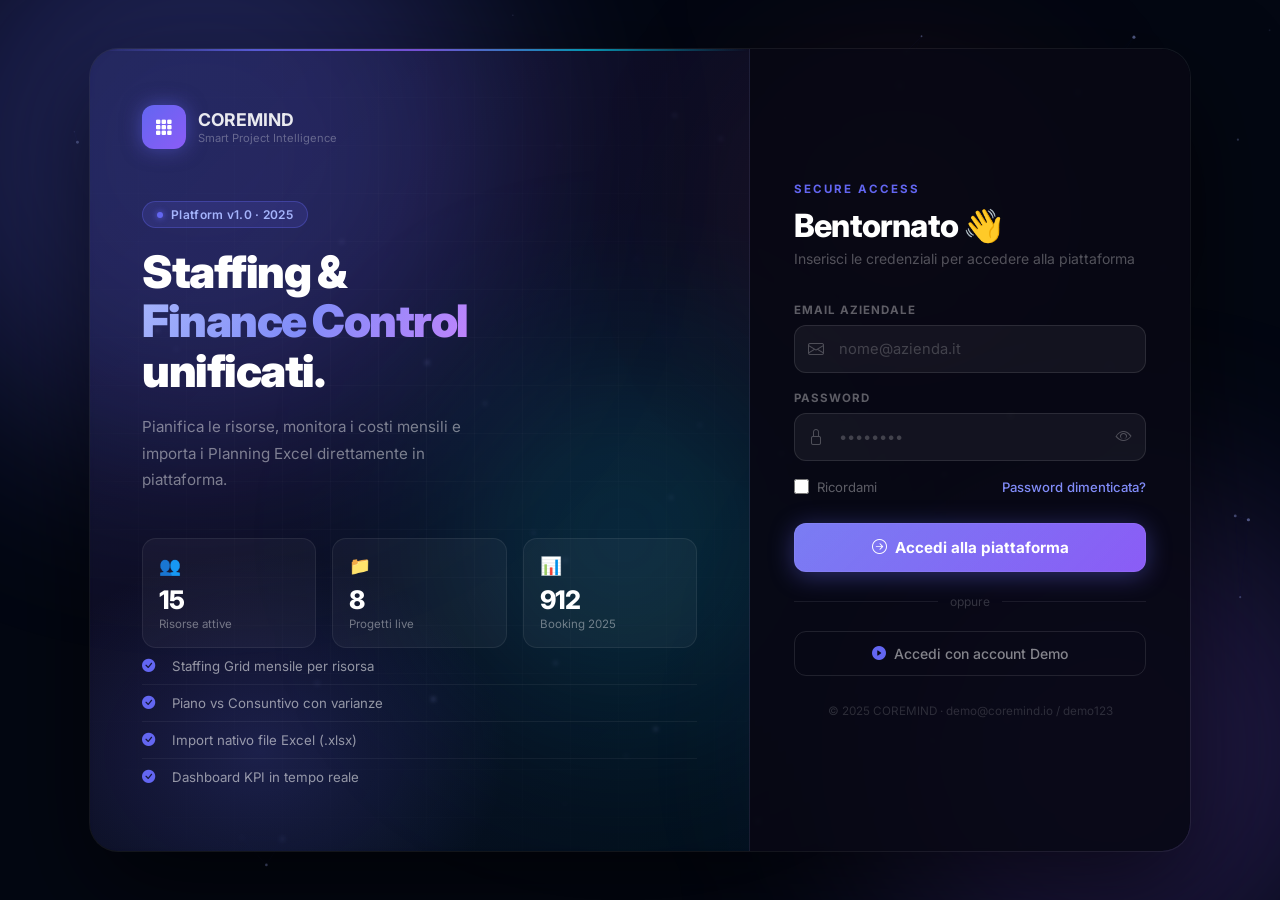
<file: login.html>
<!DOCTYPE html>
<html lang="it">

<head>
    <meta charset="UTF-8">
    <meta name="viewport" content="width=device-width, initial-scale=1.0">
    <title>COREMIND — Accesso</title>
    <link
        href="https://fonts.googleapis.com/css2?family=Inter:ital,wght@0,300;0,400;0,500;0,600;0,700;0,800;0,900;1,300&display=swap"
        rel="stylesheet">
    <link href="https://cdn.jsdelivr.net/npm/bootstrap-icons@1.11.3/font/bootstrap-icons.min.css" rel="stylesheet">
    <style>
        *,
        *::before,
        *::after {
            box-sizing: border-box;
            margin: 0;
            padding: 0;
        }

        :root {
            --indigo: #6366f1;
            --violet: #8b5cf6;
            --cyan: #06b6d4;
            --rose: #f43f5e;
        }

        body {
            font-family: 'Inter', sans-serif;
            min-height: 100vh;
            background: #030712;
            display: flex;
            align-items: center;
            justify-content: center;
            overflow: hidden;
            position: relative;
        }

        /* ======= BACKGROUND CANVAS ======= */
        #bg-canvas {
            position: fixed;
            inset: 0;
            z-index: 0;
            pointer-events: none;
        }

        /* ======= ORBS ======= */
        .orb {
            position: fixed;
            border-radius: 50%;
            filter: blur(100px);
            pointer-events: none;
            animation: orbFloat linear infinite;
        }

        .orb-1 {
            width: 600px;
            height: 600px;
            background: rgba(99, 102, 241, .28);
            top: -150px;
            left: -100px;
            animation-duration: 20s;
        }

        .orb-2 {
            width: 500px;
            height: 500px;
            background: rgba(139, 92, 246, .22);
            bottom: -100px;
            right: -80px;
            animation-duration: 25s;
            animation-delay: -8s;
        }

        .orb-3 {
            width: 350px;
            height: 350px;
            background: rgba(6, 182, 212, .18);
            top: 40%;
            left: 35%;
            animation-duration: 18s;
            animation-delay: -12s;
        }

        .orb-4 {
            width: 250px;
            height: 250px;
            background: rgba(244, 63, 94, .15);
            top: 10%;
            right: 20%;
            animation-duration: 22s;
            animation-delay: -5s;
        }

        @keyframes orbFloat {
            0% {
                transform: translate(0, 0) scale(1);
            }

            33% {
                transform: translate(40px, -30px) scale(1.05);
            }

            66% {
                transform: translate(-25px, 20px) scale(0.97);
            }

            100% {
                transform: translate(0, 0) scale(1);
            }
        }

        /* ======= CARD ======= */
        .login-wrap {
            position: relative;
            z-index: 10;
            display: grid;
            grid-template-columns: 1fr 440px;
            width: min(1100px, 96vw);
            min-height: 580px;
            border-radius: 28px;
            overflow: hidden;
            box-shadow: 0 0 0 1px rgba(255, 255, 255, 0.07),
                0 40px 100px rgba(0, 0, 0, 0.6);
            backdrop-filter: blur(2px);
        }

        /* ---- LEFT HERO ---- */
        .hero {
            background: linear-gradient(135deg,
                    rgba(99, 102, 241, .12) 0%,
                    rgba(139, 92, 246, .08) 40%,
                    rgba(6, 182, 212, .06) 100%);
            border-right: 1px solid rgba(255, 255, 255, 0.06);
            padding: 56px 52px;
            display: flex;
            flex-direction: column;
            justify-content: space-between;
            position: relative;
            overflow: hidden;
        }

        /* Neon border accent */
        .hero::before {
            content: '';
            position: absolute;
            top: 0;
            left: 0;
            right: 0;
            height: 2px;
            background: linear-gradient(90deg, transparent, #6366f1, #8b5cf6, #06b6d4, transparent);
            opacity: 0.8;
        }

        /* Grid lines */
        .hero-grid {
            position: absolute;
            inset: 0;
            background-image:
                linear-gradient(rgba(255, 255, 255, 0.025) 1px, transparent 1px),
                linear-gradient(90deg, rgba(255, 255, 255, 0.025) 1px, transparent 1px);
            background-size: 48px 48px;
            mask-image: radial-gradient(ellipse 80% 80% at 50% 50%, black, transparent);
        }

        /* Glow circle */
        .hero-glow {
            position: absolute;
            bottom: -100px;
            left: -80px;
            width: 500px;
            height: 400px;
            background: radial-gradient(ellipse, rgba(99, 102, 241, 0.2) 0%, transparent 70%);
            pointer-events: none;
        }

        .hero-content {
            position: relative;
            z-index: 1;
        }

        .brand {
            display: flex;
            align-items: center;
            gap: 12px;
            margin-bottom: 52px;
        }

        .brand-mark {
            width: 44px;
            height: 44px;
            border-radius: 12px;
            background: linear-gradient(135deg, #6366f1, #8b5cf6);
            display: flex;
            align-items: center;
            justify-content: center;
            color: white;
            font-size: 1.1rem;
            box-shadow: 0 0 20px rgba(99, 102, 241, 0.5);
        }

        .brand-label {
            font-size: 1.1rem;
            font-weight: 700;
            color: rgba(255, 255, 255, 0.9);
        }

        .brand-ver {
            font-size: 0.7rem;
            color: rgba(255, 255, 255, 0.3);
            margin-top: 1px;
        }

        .hero-tag {
            display: inline-flex;
            align-items: center;
            gap: 8px;
            background: rgba(99, 102, 241, 0.15);
            border: 1px solid rgba(99, 102, 241, 0.35);
            border-radius: 20px;
            padding: 5px 14px;
            font-size: 0.75rem;
            font-weight: 600;
            color: #a5b4fc;
            letter-spacing: 0.3px;
            margin-bottom: 20px;
        }

        .tag-dot {
            width: 6px;
            height: 6px;
            border-radius: 50%;
            background: #6366f1;
            box-shadow: 0 0 6px #6366f1;
            animation: pulse 2s ease infinite;
        }

        @keyframes pulse {

            0%,
            100% {
                opacity: 1
            }

            50% {
                opacity: .4
            }
        }

        .hero-h1 {
            font-size: 2.8rem;
            font-weight: 900;
            line-height: 1.1;
            letter-spacing: -1.5px;
            color: white;
            margin-bottom: 18px;
        }

        .hero-h1 .grad {
            background: linear-gradient(120deg, #a5b4fc, #818cf8, #c084fc);
            -webkit-background-clip: text;
            -webkit-text-fill-color: transparent;
        }

        .hero-sub {
            font-size: 0.95rem;
            color: rgba(255, 255, 255, 0.45);
            line-height: 1.75;
            max-width: 360px;
            margin-bottom: 44px;
        }

        /* Stats row */
        .hero-stats {
            display: grid;
            grid-template-columns: repeat(3, 1fr);
            gap: 16px;
        }

        .stat-box {
            background: rgba(255, 255, 255, 0.04);
            border: 1px solid rgba(255, 255, 255, 0.07);
            border-radius: 14px;
            padding: 16px;
            transition: background .2s, border-color .2s;
        }

        .stat-box:hover {
            background: rgba(255, 255, 255, 0.07);
            border-color: rgba(99, 102, 241, .3);
        }

        .stat-val {
            font-size: 1.6rem;
            font-weight: 800;
            color: white;
            letter-spacing: -1px;
        }

        .stat-lbl {
            font-size: 0.72rem;
            color: rgba(255, 255, 255, 0.4);
            margin-top: 2px;
        }

        .stat-icon {
            font-size: 1.1rem;
            margin-bottom: 8px;
        }

        /* Feature list */
        .hero-features {
            position: relative;
            z-index: 1;
        }

        .feat-row {
            display: flex;
            align-items: center;
            gap: 10px;
            padding: 10px 0;
            border-bottom: 1px solid rgba(255, 255, 255, 0.05);
            color: rgba(255, 255, 255, 0.55);
            font-size: 0.83rem;
            transition: color .2s;
        }

        .feat-row:last-child {
            border-bottom: none;
        }

        .feat-row:hover {
            color: rgba(255, 255, 255, 0.85);
        }

        .feat-row i {
            width: 20px;
            color: #6366f1;
        }

        /* ---- RIGHT FORM ---- */
        .form-panel {
            background: rgba(8, 8, 20, 0.9);
            backdrop-filter: blur(30px);
            -webkit-backdrop-filter: blur(30px);
            padding: 52px 44px;
            display: flex;
            flex-direction: column;
            justify-content: center;
        }

        .login-eyebrow {
            font-size: 0.72rem;
            font-weight: 700;
            text-transform: uppercase;
            letter-spacing: 2px;
            color: #6366f1;
            margin-bottom: 12px;
        }

        .login-title {
            font-size: 2rem;
            font-weight: 800;
            color: white;
            letter-spacing: -0.8px;
            margin-bottom: 6px;
            line-height: 1.1;
        }

        .login-sub {
            color: rgba(255, 255, 255, 0.3);
            font-size: 0.875rem;
            margin-bottom: 36px;
        }

        /* Error */
        .err-box {
            display: none;
            align-items: center;
            gap: 10px;
            background: rgba(244, 63, 94, 0.1);
            border: 1px solid rgba(244, 63, 94, 0.25);
            border-radius: 10px;
            padding: 10px 14px;
            color: #fda4af;
            font-size: 0.82rem;
            margin-bottom: 20px;
        }

        .err-box.show {
            display: flex;
        }

        /* Inputs */
        .fgroup {
            margin-bottom: 18px;
        }

        .flabel {
            display: block;
            font-size: 0.72rem;
            font-weight: 700;
            color: rgba(255, 255, 255, 0.35);
            text-transform: uppercase;
            letter-spacing: 1px;
            margin-bottom: 8px;
        }

        .fwrap {
            position: relative;
        }

        .finput {
            width: 100%;
            padding: 14px 44px;
            background: rgba(255, 255, 255, 0.05);
            border: 1px solid rgba(255, 255, 255, 0.1);
            border-radius: 12px;
            color: white;
            font-size: 0.92rem;
            font-family: 'Inter', sans-serif;
            outline: none;
            transition: border-color .2s, box-shadow .2s, background .2s;
        }

        .finput::placeholder {
            color: rgba(255, 255, 255, 0.2);
        }

        .finput:focus {
            border-color: #6366f1;
            background: rgba(99, 102, 241, 0.08);
            box-shadow: 0 0 0 3px rgba(99, 102, 241, 0.18),
                inset 0 0 20px rgba(99, 102, 241, 0.05);
        }

        .fi-left {
            position: absolute;
            left: 14px;
            top: 50%;
            transform: translateY(-50%);
            color: rgba(255, 255, 255, 0.25);
            font-size: 1rem;
            transition: color .2s;
            pointer-events: none;
        }

        .fwrap:focus-within .fi-left {
            color: #6366f1;
        }

        .fi-right {
            position: absolute;
            right: 14px;
            top: 50%;
            transform: translateY(-50%);
            color: rgba(255, 255, 255, 0.25);
            font-size: 1rem;
            cursor: pointer;
            background: none;
            border: none;
            padding: 0;
            transition: color .2s;
        }

        .fi-right:hover {
            color: rgba(255, 255, 255, 0.6);
        }

        /* Remember row */
        .frow {
            display: flex;
            justify-content: space-between;
            align-items: center;
            margin-bottom: 28px;
        }

        .chk-label {
            display: flex;
            align-items: center;
            gap: 8px;
            color: rgba(255, 255, 255, 0.35);
            font-size: 0.82rem;
            cursor: pointer;
        }

        .chk-label input {
            accent-color: #6366f1;
            width: 15px;
            height: 15px;
        }

        .flink {
            color: #818cf8;
            font-size: 0.82rem;
            text-decoration: none;
            font-weight: 500;
        }

        .flink:hover {
            color: #a5b4fc;
        }

        /* Submit btn */
        .btn-submit {
            width: 100%;
            padding: 15px;
            background: linear-gradient(135deg, #6366f1 0%, #8b5cf6 100%);
            border: none;
            border-radius: 12px;
            color: white;
            font-size: 0.95rem;
            font-weight: 700;
            font-family: 'Inter', sans-serif;
            cursor: pointer;
            position: relative;
            overflow: hidden;
            transition: transform .15s, box-shadow .15s;
            box-shadow: 0 4px 24px rgba(99, 102, 241, 0.4),
                0 0 0 1px rgba(255, 255, 255, 0.06) inset;
            display: flex;
            align-items: center;
            justify-content: center;
            gap: 8px;
        }

        .btn-submit::before {
            content: '';
            position: absolute;
            inset: 0;
            background: linear-gradient(135deg, rgba(255, 255, 255, 0.15), transparent);
            opacity: 1;
        }

        .btn-submit:hover {
            transform: translateY(-2px);
            box-shadow: 0 8px 32px rgba(99, 102, 241, 0.55);
        }

        .btn-submit:active {
            transform: translateY(0);
        }

        .btn-submit.loading {
            opacity: .7;
            pointer-events: none;
        }

        /* Divider */
        .div-or {
            display: flex;
            align-items: center;
            gap: 12px;
            margin: 22px 0;
            font-size: 0.75rem;
            color: rgba(255, 255, 255, 0.18);
        }

        .div-or::before,
        .div-or::after {
            content: '';
            flex: 1;
            height: 1px;
            background: rgba(255, 255, 255, 0.08);
        }

        /* Demo btn */
        .btn-demo {
            width: 100%;
            padding: 13px;
            background: transparent;
            border: 1px solid rgba(255, 255, 255, 0.1);
            border-radius: 12px;
            color: rgba(255, 255, 255, 0.5);
            font-size: 0.875rem;
            font-weight: 500;
            font-family: 'Inter', sans-serif;
            cursor: pointer;
            display: flex;
            align-items: center;
            justify-content: center;
            gap: 8px;
            transition: all .2s;
        }

        .btn-demo:hover {
            border-color: rgba(99, 102, 241, 0.4);
            color: #a5b4fc;
            background: rgba(99, 102, 241, 0.08);
        }

        /* Footer */
        .form-footer {
            text-align: center;
            margin-top: 28px;
            font-size: 0.73rem;
            color: rgba(255, 255, 255, 0.15);
        }

        /* Spinner */
        .spin {
            width: 17px;
            height: 17px;
            border-radius: 50%;
            border: 2px solid rgba(255, 255, 255, .25);
            border-top-color: white;
            animation: spin .7s linear infinite;
            display: none;
        }

        @keyframes spin {
            to {
                transform: rotate(360deg);
            }
        }

        @media (max-width:860px) {
            .hero {
                display: none;
            }

            .login-wrap {
                grid-template-columns: 1fr;
                max-width: 440px;
            }
        }
    </style>
</head>

<body>

    <!-- Atmospheric orbs -->
    <div class="orb orb-1"></div>
    <div class="orb orb-2"></div>
    <div class="orb orb-3"></div>
    <div class="orb orb-4"></div>

    <!-- Particle canvas -->
    <canvas id="bg-canvas"></canvas>

    <div class="login-wrap">

        <!-- ===== HERO ===== -->
        <div class="hero">
            <div class="hero-grid"></div>
            <div class="hero-glow"></div>

            <div class="hero-content">
                <div class="brand">
                    <div class="brand-mark"><i class="bi bi-grid-3x3-gap-fill"></i></div>
                    <div>
                        <div class="brand-label">COREMIND</div>
                        <div class="brand-ver">Smart Project Intelligence</div>
                    </div>
                </div>

                <div class="hero-tag">
                    <div class="tag-dot"></div> Platform v1.0 · 2025
                </div>

                <h1 class="hero-h1">
                    Staffing &<br>
                    <span class="grad">Finance Control</span><br>
                    unificati.
                </h1>
                <p class="hero-sub">
                    Pianifica le risorse, monitora i costi mensili e importa i Planning Excel direttamente in
                    piattaforma.
                </p>

                <div class="hero-stats">
                    <div class="stat-box">
                        <div class="stat-icon" style="color:#a5b4fc">👥</div>
                        <div class="stat-val">15</div>
                        <div class="stat-lbl">Risorse attive</div>
                    </div>
                    <div class="stat-box">
                        <div class="stat-icon" style="color:#6ee7b7">📁</div>
                        <div class="stat-val">8</div>
                        <div class="stat-lbl">Progetti live</div>
                    </div>
                    <div class="stat-box">
                        <div class="stat-icon" style="color:#fcd34d">📊</div>
                        <div class="stat-val">912</div>
                        <div class="stat-lbl">Booking 2025</div>
                    </div>
                </div>
            </div>

            <div class="hero-features">
                <div class="feat-row"><i class="bi bi-check-circle-fill"></i> Staffing Grid mensile per risorsa</div>
                <div class="feat-row"><i class="bi bi-check-circle-fill"></i> Piano vs Consuntivo con varianze</div>
                <div class="feat-row"><i class="bi bi-check-circle-fill"></i> Import nativo file Excel (.xlsx)</div>
                <div class="feat-row"><i class="bi bi-check-circle-fill"></i> Dashboard KPI in tempo reale</div>
            </div>
        </div>

        <!-- ===== FORM ===== -->
        <div class="form-panel">
            <p class="login-eyebrow">Secure access</p>
            <h2 class="login-title">Bentornato 👋</h2>
            <p class="login-sub">Inserisci le credenziali per accedere alla piattaforma</p>

            <div class="err-box" id="err-box"><i class="bi bi-exclamation-circle"></i><span id="err-txt">Credenziali non
                    valide.</span></div>

            <form id="login-form" onsubmit="doLogin(event)">
                <div class="fgroup">
                    <label class="flabel" for="email">Email aziendale</label>
                    <div class="fwrap">
                        <i class="bi bi-envelope fi-left"></i>
                        <input type="email" id="email" class="finput" placeholder="nome@azienda.it"
                            autocomplete="username" required>
                    </div>
                </div>
                <div class="fgroup">
                    <label class="flabel" for="pw">Password</label>
                    <div class="fwrap">
                        <i class="bi bi-lock fi-left"></i>
                        <input type="password" id="pw" class="finput" placeholder="••••••••"
                            autocomplete="current-password" required>
                        <button type="button" class="fi-right" onclick="togglePw()" id="eye-btn"
                            title="Mostra/nascondi password"><i class="bi bi-eye" id="eye-ico"></i></button>
                    </div>
                </div>
                <div class="frow">
                    <label class="chk-label"><input type="checkbox" id="remember"> Ricordami</label>
                    <a href="#" class="flink">Password dimenticata?</a>
                </div>
                <button type="submit" class="btn-submit" id="btn-submit">
                    <div class="spin" id="spinner"></div>
                    <span id="btn-txt"><i class="bi bi-arrow-right-circle"></i>&nbsp; Accedi alla piattaforma</span>
                </button>
            </form>

            <div class="div-or">oppure</div>

            <button class="btn-demo" onclick="demoLogin()">
                <i class="bi bi-play-circle-fill" style="color:#6366f1"></i>
                Accedi con account Demo
            </button>

            <p class="form-footer">© 2025 COREMIND · demo@coremind.io / demo123</p>
        </div>
    </div>

    <script>
        /* =========================================================
           PARTICLES
           ========================================================= */
        const canvas = document.getElementById('bg-canvas');
        const ctx = canvas.getContext('2d');
        let W, H, dots = [];

        function resize() {
            W = canvas.width = window.innerWidth;
            H = canvas.height = window.innerHeight;
        }
        resize();
        window.addEventListener('resize', () => { resize(); init(); });

        function init() {
            dots = Array.from({ length: 70 }, () => ({
                x: Math.random() * W,
                y: Math.random() * H,
                r: Math.random() * 1.5 + 0.3,
                vx: (Math.random() - 0.5) * 0.25,
                vy: (Math.random() - 0.5) * 0.25,
                alpha: Math.random() * 0.4 + 0.1
            }));
        }
        init();

        function drawParticles() {
            ctx.clearRect(0, 0, W, H);
            // Lines
            for (let i = 0; i < dots.length; i++) {
                for (let j = i + 1; j < dots.length; j++) {
                    const dx = dots[i].x - dots[j].x, dy = dots[i].y - dots[j].y;
                    const dist = Math.sqrt(dx * dx + dy * dy);
                    if (dist < 130) {
                        ctx.beginPath();
                        ctx.strokeStyle = `rgba(99,102,241,${0.07 * (1 - dist / 130)})`;
                        ctx.lineWidth = 0.6;
                        ctx.moveTo(dots[i].x, dots[i].y);
                        ctx.lineTo(dots[j].x, dots[j].y);
                        ctx.stroke();
                    }
                }
            }
            // Dots
            dots.forEach(d => {
                ctx.beginPath();
                ctx.arc(d.x, d.y, d.r, 0, Math.PI * 2);
                ctx.fillStyle = `rgba(165,180,252,${d.alpha})`;
                ctx.fill();
                d.x += d.vx; d.y += d.vy;
                if (d.x < 0 || d.x > W) d.vx *= -1;
                if (d.y < 0 || d.y > H) d.vy *= -1;
            });
            requestAnimationFrame(drawParticles);
        }
        drawParticles();

        /* =========================================================
           AUTH MOCK
           ========================================================= */
        if (sessionStorage.getItem('coremind_user')) location.href = 'home.html';

        function doLogin(e) {
            e.preventDefault();
            const email = document.getElementById('email').value.trim();
            const pw = document.getElementById('pw').value;
            setLoading(true);
            hideErr();
            setTimeout(() => {
                setLoading(false);
                if (email.includes('@') && pw.length >= 4) {
                    sessionStorage.setItem('coremind_user', JSON.stringify({ email, name: email.split('@')[0] }));
                    location.href = 'home.html';
                } else {
                    showErr('Credenziali non valide. Demo: demo@coremind.io / demo123');
                }
            }, 950);
        }

        function demoLogin() {
            document.getElementById('email').value = 'demo@coremind.io';
            document.getElementById('pw').value = 'demo123';
            setTimeout(() => document.getElementById('login-form').requestSubmit(), 250);
        }

        function togglePw() {
            const inp = document.getElementById('pw');
            const ico = document.getElementById('eye-ico');
            const show = inp.type === 'password';
            inp.type = show ? 'text' : 'password';
            ico.className = show ? 'bi bi-eye-slash' : 'bi bi-eye';
        }

        function setLoading(on) {
            document.getElementById('btn-submit').classList.toggle('loading', on);
            document.getElementById('spinner').style.display = on ? 'block' : 'none';
            document.getElementById('btn-txt').style.display = on ? 'none' : 'flex';
        }
        function showErr(m) { const b = document.getElementById('err-box'); document.getElementById('err-txt').textContent = m; b.classList.add('show'); }
        function hideErr() { document.getElementById('err-box').classList.remove('show'); }
    </script>
</body>

</html>
</file>
<file: assets/css/style.css>
/* ============================================================
   PSFC — Custom Styles (Dark Theme)
   Overrides e componenti condivisi tra le pagine
   ============================================================ */

/* ---- Billability badges — dark-friendly ---- */
.badge-bill-BILLABLE {
    background: rgba(16, 185, 129, .18);
    color: #6ee7b7;
    border-radius: 20px;
    padding: 2px 9px;
    font-size: 0.7rem;
    font-weight: 700;
    display: inline-block;
}

.badge-bill-NON-BILLABLE {
    background: rgba(255, 255, 255, .08);
    color: rgba(255, 255, 255, .45);
    border-radius: 20px;
    padding: 2px 9px;
    font-size: 0.7rem;
    font-weight: 700;
    display: inline-block;
}

.badge-bill-CAPEX {
    background: rgba(6, 182, 212, .18);
    color: #67e8f9;
    border-radius: 20px;
    padding: 2px 9px;
    font-size: 0.7rem;
    font-weight: 700;
    display: inline-block;
}

.badge-bill-OVERHEAD {
    background: rgba(245, 158, 11, .18);
    color: #fcd34d;
    border-radius: 20px;
    padding: 2px 9px;
    font-size: 0.7rem;
    font-weight: 700;
    display: inline-block;
}

.badge-bill-INVESTMENT {
    background: rgba(139, 92, 246, .18);
    color: #c4b5fd;
    border-radius: 20px;
    padding: 2px 9px;
    font-size: 0.7rem;
    font-weight: 700;
    display: inline-block;
}

/* ---- Skills Area chips — dark ---- */
.chip-skill {
    display: inline-block;
    background: rgba(139, 92, 246, .15);
    color: #c4b5fd;
    border-radius: 20px;
    padding: 2px 9px;
    font-size: 0.7rem;
    font-weight: 600;
}

/* ---- Staffing Grid: value colors ---- */
.days-high {
    color: #fda4af;
    font-weight: 700;
}

/* >20 */
.days-medium {
    color: #fcd34d;
    font-weight: 600;
}

/* >15 */
.days-low {
    color: #a5b4fc;
}

/* >0  */
.days-empty {
    color: rgba(255, 255, 255, .2);
}

/* 0   */

/* ---- Staffing Grid: grouped rows ---- */
.res-group-header {
    background: rgba(99, 102, 241, .07);
    border-top: 1px solid rgba(99, 102, 241, .18);
    cursor: pointer;
    -webkit-user-select: none;
    user-select: none;
    transition: background .15s;
}

.res-group-header:hover {
    background: rgba(99, 102, 241, .12);
}

.res-group-header td {
    border-bottom: 1px solid rgba(99, 102, 241, .15);
}

.proj-sub-row td {
    border-bottom: 1px solid rgba(255, 255, 255, .03);
    background: rgba(0, 0, 0, .1);
}

.proj-sub-row:hover td {
    background: rgba(99, 102, 241, .05);
}

.absence-sub-row td {
    border-bottom: none;
}

.absence-sub-row:last-of-type td {
    border-bottom: 1px solid rgba(255, 255, 255, .04);
}

/* ---- Resource cards (tab Risorse) ---- */
.risorsa-card {
    background: rgba(255, 255, 255, .03);
    border: 1px solid rgba(255, 255, 255, .07);
    border-radius: 14px;
    padding: 16px;
    transition: border-color .2s, transform .2s;
}

.risorsa-card:hover {
    border-color: rgba(99, 102, 241, .3);
    transform: translateY(-2px);
}

.risorsa-avatar {
    width: 42px;
    height: 42px;
    border-radius: 50%;
    background: linear-gradient(135deg, #6366f1, #8b5cf6);
    display: flex;
    align-items: center;
    justify-content: center;
    color: white;
    font-weight: 700;
    font-size: 0.85rem;
    flex-shrink: 0;
}

.adrc-bar {
    height: 4px;
    border-radius: 4px;
    background: rgba(255, 255, 255, .08);
    overflow: hidden;
    margin-top: 4px;
}

.adrc-bar-fill {
    height: 100%;
    border-radius: 4px;
}

/* ---- ADRC label row ---- */
.adrc-row {
    display: flex;
    justify-content: space-between;
    align-items: baseline;
    font-size: 0.75rem;
    margin-bottom: 2px;
    color: rgba(255, 255, 255, .4);
}

.adrc-row strong {
    color: rgba(255, 255, 255, .75);
    font-size: 0.8rem;
}

/* ---- Risorsa card footer ---- */
.res-card-footer {
    margin-top: 12px;
    padding-top: 10px;
    border-top: 1px solid rgba(255, 255, 255, .06);
    display: flex;
    justify-content: space-between;
    align-items: center;
    font-size: 0.75rem;
    color: rgba(255, 255, 255, .35);
}

.res-card-footer strong {
    color: #a5b4fc;
}

/* ---- Rate level badge ---- */
.badge-level {
    font-size: 0.68rem;
    font-weight: 700;
    padding: 2px 8px;
    border-radius: 20px;
    background: rgba(99, 102, 241, .15);
    color: #a5b4fc;
    flex-shrink: 0;
}
</file>
